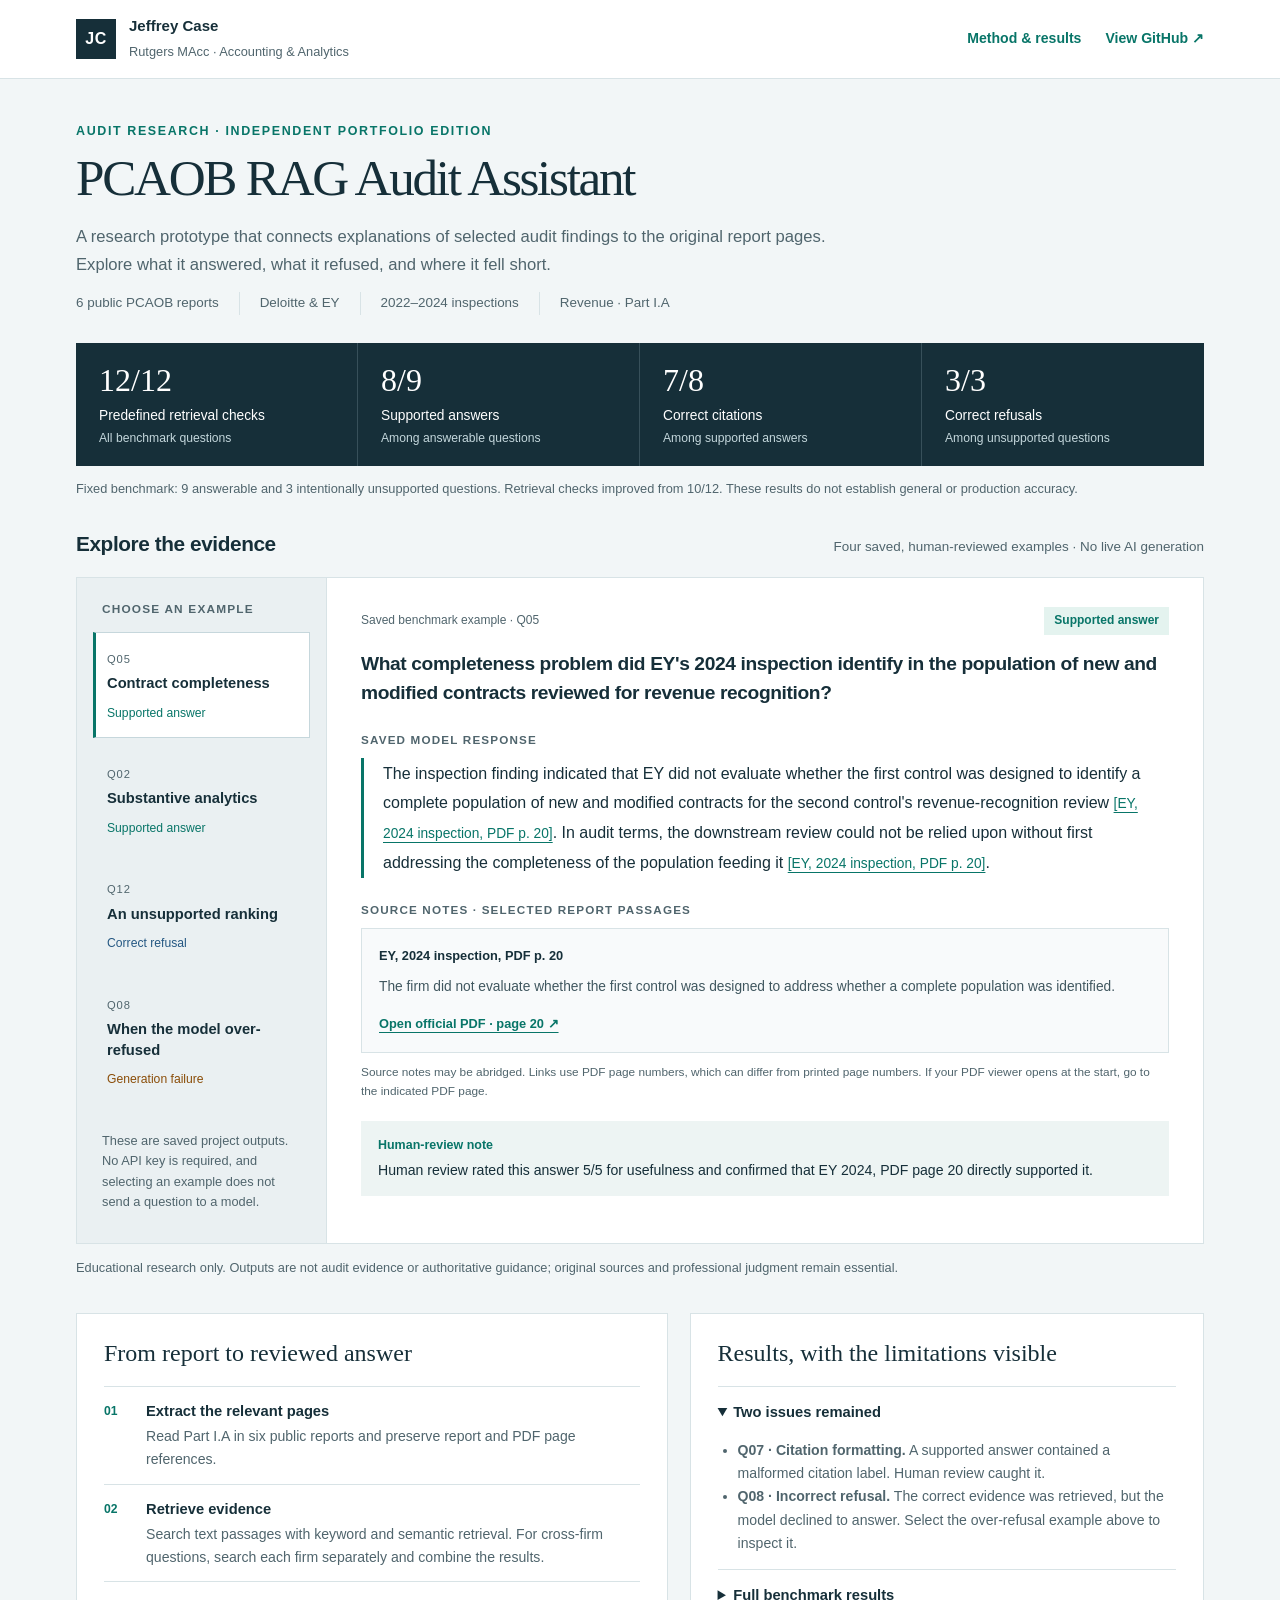
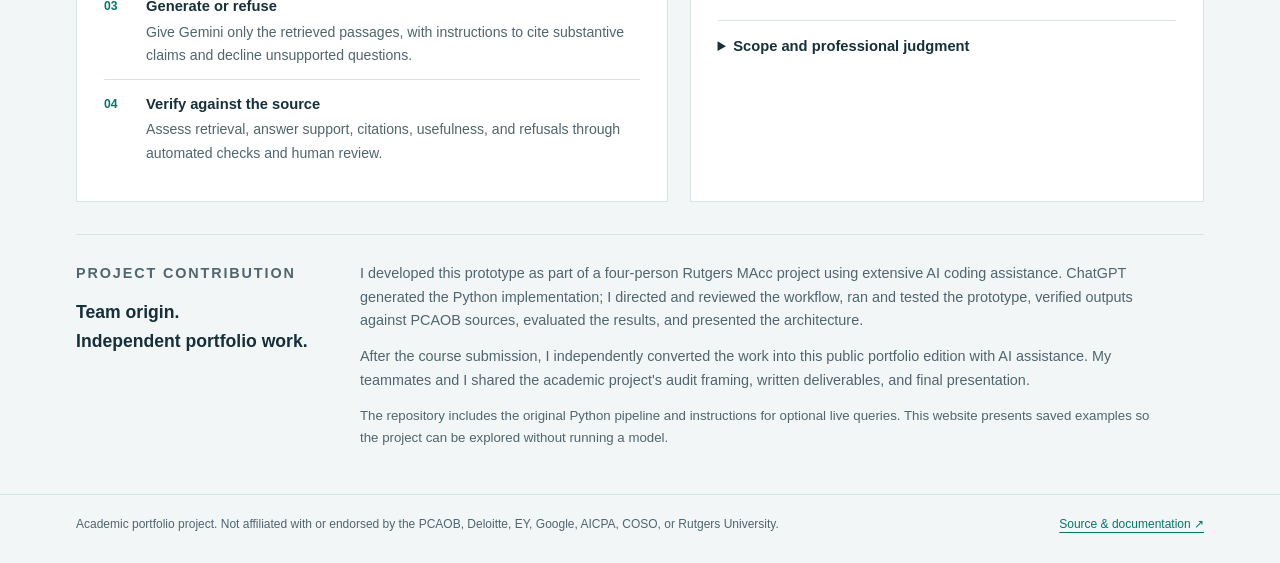
<file: docs/index.html>
<!doctype html>
<html lang="en">
<head>
  <meta charset="utf-8">
  <meta name="viewport" content="width=device-width,initial-scale=1">
  <meta name="description" content="Jeffrey Case's audit research portfolio: explore four reviewed PCAOB RAG examples, follow original report citations, and inspect benchmark results and limitations.">
  <meta name="theme-color" content="#162f39">
  <title>PCAOB RAG Audit Assistant | Jeffrey Case</title>
  <link rel="icon" href="favicon.svg" type="image/svg+xml">
  <link rel="stylesheet" href="styles.css">
  <script src="app.js" defer></script>
</head>
<body>
<a class="skip" href="#examples">Skip to reviewed examples</a>
<header class="topbar"><div class="wrap">
  <div class="identity"><span class="monogram" aria-hidden="true">JC</span><div><strong>Jeffrey Case</strong><span>Rutgers MAcc · Accounting &amp; Analytics</span></div></div>
  <nav class="toplinks" aria-label="Project links"><a href="#method">Method &amp; results</a><a href="https://github.com/JeffreyCase/pcaob-rag-audit-assistant" target="_blank" rel="noopener noreferrer">View GitHub ↗</a></nav>
</div></header>
<main class="wrap">
  <section class="intro" aria-labelledby="title">
    <p class="eyebrow">Audit research · Independent portfolio edition</p>
    <h1 id="title">PCAOB RAG Audit Assistant</h1>
    <p class="lede">A research prototype that connects explanations of selected audit findings to the original report pages. Explore what it answered, what it refused, and where it fell short.</p>
    <div class="scope"><span>6 public PCAOB reports</span><span>Deloitte &amp; EY</span><span>2022–2024 inspections</span><span>Revenue · Part I.A</span></div>
  </section>
  <div class="metrics" aria-label="Human-reviewed benchmark results"><div class="metric"><strong>12/12</strong><span class="metric-label">Predefined retrieval checks</span><small>All benchmark questions</small></div><div class="metric"><strong>8/9</strong><span class="metric-label">Supported answers</span><small>Among answerable questions</small></div><div class="metric"><strong>7/8</strong><span class="metric-label">Correct citations</span><small>Among supported answers</small></div><div class="metric"><strong>3/3</strong><span class="metric-label">Correct refusals</span><small>Among unsupported questions</small></div></div>
  <p class="metric-context">Fixed benchmark: 9 answerable and 3 intentionally unsupported questions. Retrieval checks improved from 10/12. These results do not establish general or production accuracy.</p>
  <section id="examples" aria-labelledby="examples-heading">
    <div class="section-heading"><h2 id="examples-heading">Explore the evidence</h2><p>Four saved, human-reviewed examples · No live AI generation</p></div>
    <noscript><p class="noscript">JavaScript is off. All four examples are displayed below; use the links to jump between them.</p></noscript>
    <div class="explorer">
      <nav class="example-nav" aria-label="Reviewed examples"><p class="nav-label">Choose an example</p><a class="example-link" href="#Q05"><span class="example-number">Q05</span><strong>Contract completeness</strong><span class="mini-status supported">Supported answer</span></a><a class="example-link" href="#Q02"><span class="example-number">Q02</span><strong>Substantive analytics</strong><span class="mini-status supported">Supported answer</span></a><a class="example-link" href="#Q12"><span class="example-number">Q12</span><strong>An unsupported ranking</strong><span class="mini-status refusal">Correct refusal</span></a><a class="example-link" href="#Q08"><span class="example-number">Q08</span><strong>When the model over-refused</strong><span class="mini-status failure">Generation failure</span></a><p class="demo-note">These are saved project outputs. No API key is required, and selecting an example does not send a question to a model.</p></nav>
      <div class="example-content" aria-live="polite" aria-atomic="false"><article class="example" id="Q05" data-status="supported" aria-labelledby="question-Q05"><div class="example-meta"><span>Saved benchmark example · Q05</span><span class="status supported">Supported answer</span></div><h3 id="question-Q05">What completeness problem did EY&#x27;s 2024 inspection identify in the population of new and modified contracts reviewed for revenue recognition?</h3><p class="label">Saved model response</p><div class="answer"><p>The inspection finding indicated that EY did not evaluate whether the first control was designed to identify a complete population of new and modified contracts for the second control&#x27;s revenue-recognition review <a class="inline-citation" href="https://assets.pcaobus.org/pcaob-dev/docs/default-source/inspections/documents/104-2025-037-e-y.pdf?sfvrsn=b29e7110_2#page=20" target="_blank" rel="noopener noreferrer">[EY, 2024 inspection, PDF p. 20]</a>. In audit terms, the downstream review could not be relied upon without first addressing the completeness of the population feeding it <a class="inline-citation" href="https://assets.pcaobus.org/pcaob-dev/docs/default-source/inspections/documents/104-2025-037-e-y.pdf?sfvrsn=b29e7110_2#page=20" target="_blank" rel="noopener noreferrer">[EY, 2024 inspection, PDF p. 20]</a>.</p></div><p class="label">Source notes · selected report passages</p><div class="sources"><div class="source"><div class="source-title">EY, 2024 inspection, PDF p. 20</div><p>The firm did not evaluate whether the first control was designed to address whether a complete population was identified.</p><a href="https://assets.pcaobus.org/pcaob-dev/docs/default-source/inspections/documents/104-2025-037-e-y.pdf?sfvrsn=b29e7110_2#page=20" target="_blank" rel="noopener noreferrer">Open official PDF · page 20 ↗</a></div></div><p class="page-note">Source notes may be abridged. Links use PDF page numbers, which can differ from printed page numbers. If your PDF viewer opens at the start, go to the indicated PDF page.</p><p class="review"><strong>Human-review note</strong>Human review rated this answer 5/5 for usefulness and confirmed that EY 2024, PDF page 20 directly supported it.</p></article><article class="example" id="Q02" data-status="supported" aria-labelledby="question-Q02"><div class="example-meta"><span>Saved benchmark example · Q02</span><span class="status supported">Supported answer</span></div><h3 id="question-Q02">Why was Deloitte&#x27;s use of recorded revenue data in 2023 substantive analytical procedures deficient?</h3><p class="label">Saved model response</p><div class="answer"><p>Deloitte did not evaluate whether recorded-revenue data used to develop its analytical expectations were sufficiently relevant and reliable for the audit objective <a class="inline-citation" href="https://assets.pcaobus.org/pcaob-dev/docs/default-source/inspections/reports/documents/104-2024-077-dt.pdf?sfvrsn=188ce903_2#page=20" target="_blank" rel="noopener noreferrer">[Deloitte, 2023 inspection, PDF p. 20]</a>. The expectations were also not precise enough because the underlying data omitted important factors the issuer disclosed as affecting sales <a class="inline-citation" href="https://assets.pcaobus.org/pcaob-dev/docs/default-source/inspections/reports/documents/104-2024-077-dt.pdf?sfvrsn=188ce903_2#page=23" target="_blank" rel="noopener noreferrer">[Deloitte, 2023 inspection, PDF p. 23]</a>.</p></div><p class="label">Source notes · selected report passages</p><div class="sources"><div class="source"><div class="source-title">Deloitte, 2023 inspection, PDF p. 20</div><p>The firm did not evaluate whether these data were sufficiently relevant and reliable for the purpose of achieving its audit objectives.</p><a href="https://assets.pcaobus.org/pcaob-dev/docs/default-source/inspections/reports/documents/104-2024-077-dt.pdf?sfvrsn=188ce903_2#page=20" target="_blank" rel="noopener noreferrer">Open official PDF · page 20 ↗</a></div><div class="source"><div class="source-title">Deloitte, 2023 inspection, PDF p. 23</div><p>The expectations the firm used were not sufficiently precise to identify differences that could be potential material misstatements.</p><a href="https://assets.pcaobus.org/pcaob-dev/docs/default-source/inspections/reports/documents/104-2024-077-dt.pdf?sfvrsn=188ce903_2#page=23" target="_blank" rel="noopener noreferrer">Open official PDF · page 23 ↗</a></div></div><p class="page-note">Source notes may be abridged. Links use PDF page numbers, which can differ from printed page numbers. If your PDF viewer opens at the start, go to the indicated PDF page.</p><p class="review"><strong>Human-review note</strong>Human review rated this answer 4/5 for usefulness and confirmed that the cited Deloitte pages supported it.</p></article><article class="example" id="Q12" data-status="refusal" aria-labelledby="question-Q12"><div class="example-meta"><span>Saved benchmark example · Q12</span><span class="status refusal">Correct refusal</span></div><h3 id="question-Q12">Which of Deloitte or EY has better overall audit quality based on these six reports?</h3><p class="label">Saved model response</p><div class="answer"><p>The selected PCAOB inspection reports do not provide enough information to answer that question.</p></div><p class="empty-source">No source excerpt is presented: these six reports do not support an overall firm-quality ranking.</p><p class="review"><strong>Human-review note</strong>Human review confirmed this refusal. PCAOB inspection reports focus on selected audit work and are not overall firm ratings.</p></article><article class="example" id="Q08" data-status="failure" aria-labelledby="question-Q08"><div class="example-meta"><span>Saved benchmark example · Q08</span><span class="status failure">Generation failure</span></div><h3 id="question-Q08">What was deficient about EY&#x27;s 2022 testing of revenue recognized when electronic delivery occurred?</h3><p class="label">Saved model response</p><div class="answer"><p>The selected PCAOB inspection reports do not provide enough information to answer that question.</p></div><p class="label">Source notes · selected report passages</p><div class="sources"><div class="source"><div class="source-title">EY, 2022 inspection, PDF p. 20</div><p>The firm did not identify and test any controls over the accuracy of these delivery dates.</p><a href="https://assets.pcaobus.org/pcaob-dev/docs/default-source/inspections/reports/documents/104-2024-033-ey.pdf?sfvrsn=dcfd5d18_4#page=20" target="_blank" rel="noopener noreferrer">Open official PDF · page 20 ↗</a></div></div><p class="page-note">Source notes may be abridged. Links use PDF page numbers, which can differ from printed page numbers. If your PDF viewer opens at the start, go to the indicated PDF page.</p><p class="review"><strong>Human-review note</strong>The correct evidence was retrieved, but the model incorrectly refused. This was recorded as a generation-side failure, not a retrieval failure.</p></article></div>
    </div>
    <p class="disclaimer">Educational research only. Outputs are not audit evidence or authoritative guidance; original sources and professional judgment remain essential.</p>
  </section>
  <section class="details-grid" id="method" aria-label="Method and evaluation">
    <div class="panel"><h2>From report to reviewed answer</h2>
      <ol class="process">
        <li><p><strong>Extract the relevant pages</strong>Read Part I.A in six public reports and preserve report and PDF page references.</p></li>
        <li><p><strong>Retrieve evidence</strong>Search text passages with keyword and semantic retrieval. For cross-firm questions, search each firm separately and combine the results.</p></li>
        <li><p><strong>Generate or refuse</strong>Give Gemini only the retrieved passages, with instructions to cite substantive claims and decline unsupported questions.</p></li>
        <li><p><strong>Verify against the source</strong>Assess retrieval, answer support, citations, usefulness, and refusals through automated checks and human review.</p></li>
      </ol>
    </div>
    <div class="panel"><h2>Results, with the limitations visible</h2>
      <details open><summary>Two issues remained</summary><ul><li><strong>Q07 · Citation formatting.</strong> A supported answer contained a malformed citation label. Human review caught it.</li><li><strong>Q08 · Incorrect refusal.</strong> The correct evidence was retrieved, but the model declined to answer. Select the over-refusal example above to inspect it.</li></ul></details>
      <details><summary>Full benchmark results</summary><table class="results-table"><thead><tr><th scope="col">Measure</th><th scope="col">Result</th></tr></thead><tbody><tr><th scope="row">Predefined retrieval checks</th><td>12/12</td></tr><tr><th scope="row">Supported answers</th><td>8/9</td></tr><tr><th scope="row">Correct citations</th><td>7/8</td></tr><tr><th scope="row">Correct refusals</th><td>3/3</td></tr><tr><th scope="row">Correct overall RAG behavior</th><td>11/12</td></tr><tr><th scope="row">Average usefulness · grounded RAG</th><td>4.11/5</td></tr><tr><th scope="row">Average usefulness · plain model</th><td>1.22/5</td></tr><tr><th scope="row">Plain-model answers supported by selected reports</th><td>0/9</td></tr></tbody></table><p>Usefulness scores cover the nine answerable questions. The plain comparison used the same model without retrieved excerpts. These are the project's recorded results; this presentation update did not rerun the benchmark.</p><p><a href="https://github.com/JeffreyCase/pcaob-rag-audit-assistant/blob/main/results/benchmark_questions.json" target="_blank" rel="noopener noreferrer">Read the 12 benchmark questions ↗</a></p></details>
      <details><summary>Scope and professional judgment</summary><p>Six reports, two firms, three inspection years, and one audit topic form a small, deliberately limited corpus. Inspection findings cannot establish an overall ranking of firms.</p><p>No practicing-auditor pilot, measured research-time savings, or integration with a firm's methodology has been completed. Source verification and qualified professional review are still required.</p><p><a href="https://github.com/JeffreyCase/pcaob-rag-audit-assistant/blob/main/docs/GOVERNANCE.md" target="_blank" rel="noopener noreferrer">Read the governance notes ↗</a></p></details>
    </div>
  </section>
  <section class="about" aria-labelledby="about-heading"><div><p class="eyebrow">Project contribution</p><h2 id="about-heading">Team origin.<br>Independent portfolio work.</h2></div><div><p>I developed this prototype as part of a four-person Rutgers MAcc project using extensive AI coding assistance. ChatGPT generated the Python implementation; I directed and reviewed the workflow, ran and tested the prototype, verified outputs against PCAOB sources, evaluated the results, and presented the architecture.</p><p>After the course submission, I independently converted the work into this public portfolio edition with AI assistance. My teammates and I shared the academic project's audit framing, written deliverables, and final presentation.</p><p class="attribution">The repository includes the original Python pipeline and instructions for optional live queries. This website presents saved examples so the project can be explored without running a model.</p></div></section>
</main>
<footer class="footer"><div class="wrap"><p>Academic portfolio project. Not affiliated with or endorsed by the PCAOB, Deloitte, EY, Google, AICPA, COSO, or Rutgers University.</p><a href="https://github.com/JeffreyCase/pcaob-rag-audit-assistant" target="_blank" rel="noopener noreferrer">Source &amp; documentation ↗</a></div></footer>
</body></html>
</file>
<file: docs/styles.css>
:root{color-scheme:light;--ink:#162f39;--muted:#50656d;--teal:#087568;--line:#d8e3e6;--paper:#fff;--wash:#f2f6f7;--blue:#245782;--amber:#8a4d08;font-family:Inter,Segoe UI,Arial,sans-serif;font-size:16px;line-height:1.65;color:var(--ink);background:var(--wash)}*{box-sizing:border-box}body{margin:0}a{color:var(--teal);text-underline-offset:4px}button,a,summary{-webkit-tap-highlight-color:transparent}a:focus-visible,summary:focus-visible{outline:3px solid #b16400;outline-offset:5px;border-radius:2px}.skip{position:absolute;left:20px;top:-80px;padding:12px;background:white;z-index:9}.skip:focus{top:15px}.wrap{max-width:1200px;margin:auto;padding:0 36px}.topbar{background:#fff;border-bottom:1px solid var(--line)}.topbar .wrap{display:flex;align-items:center;justify-content:space-between;gap:20px;min-height:78px}.identity{display:flex;align-items:center;gap:13px;font-size:.94rem}.monogram{font-weight:700;font-size:1rem;background:var(--ink);color:#fff;width:40px;height:40px;display:grid;place-items:center;letter-spacing:.03em}.identity strong{display:block}.identity span:last-child{color:var(--muted);font-size:.8rem}.toplinks{display:flex;gap:24px;font-size:.88rem}.toplinks a{text-decoration:none;font-weight:600}.intro{padding:42px 0 24px}.eyebrow{font-size:.78rem;letter-spacing:.13em;text-transform:uppercase;color:var(--teal);font-weight:750;margin:0 0 7px}h1{font-family:Georgia,'Times New Roman',serif;font-size:clamp(2rem,4vw,3.2rem);font-weight:400;letter-spacing:-.045em;line-height:1.15;margin:0 0 16px}h2,h3,p{margin-top:0}.lede{max-width:760px;color:var(--muted);font-size:1.04rem;margin-bottom:14px}.scope{display:flex;flex-wrap:wrap;gap:6px 20px;font-size:.84rem;color:var(--muted)}.scope span:not(:last-child){border-right:1px solid var(--line);padding-right:20px}.metrics{display:grid;grid-template-columns:repeat(4,1fr);margin:4px 0 12px;background:var(--ink);color:#fff}.metric{padding:18px 23px;border-right:1px solid #37505a}.metric:last-child{border:none}.metric strong{display:block;font-family:Georgia,serif;font-size:2rem;font-weight:400;line-height:1.2}.metric .metric-label{display:block;font-size:.86rem;margin-top:6px}.metric small{display:block;color:#c4d7dc;font-size:.76rem}.metric-context{color:var(--muted);font-size:.8rem;margin:0 0 28px}.section-heading{display:flex;justify-content:space-between;align-items:baseline;gap:20px;margin-bottom:16px}.section-heading h2{font-size:1.3rem;letter-spacing:-.02em;margin:0}.section-heading p{font-size:.84rem;color:var(--muted);margin:0}.explorer{display:grid;grid-template-columns:250px minmax(0,1fr);border:1px solid var(--line);background:#fff}.example-nav{padding:22px 16px;background:#eaf0f2;border-right:1px solid var(--line)}.nav-label{font-size:.74rem;font-weight:700;letter-spacing:.1em;text-transform:uppercase;margin:0 9px 12px;color:var(--muted)}.example-link{display:block;padding:14px 13px;margin-bottom:9px;border:1px solid transparent;text-decoration:none;color:var(--ink);line-height:1.4}.example-link:hover{background:#f8fbfb}.example-link[aria-current=true]{background:#fff;border-color:#c6d7dc;border-left:3px solid var(--teal);padding-left:11px}.example-link strong{font-size:.92rem;display:block;margin:4px 0 7px;font-weight:650}.example-number{font-size:.7rem;letter-spacing:.08em;color:var(--muted)}.mini-status{font-size:.76rem}.supported{color:var(--teal)}.refusal{color:var(--blue)}.failure{color:var(--amber)}.demo-note{font-size:.8rem;line-height:1.6;color:var(--muted);margin:26px 9px 8px}.example{padding:29px 34px 25px;min-width:0}.example[hidden]{display:none}.example+.example{border-top:1px solid var(--line)}.example-meta{display:flex;justify-content:space-between;gap:12px;align-items:center;margin-bottom:15px;font-size:.75rem;color:var(--muted)}.status{padding:4px 10px;background:#e4f3ef;font-weight:650}.status.refusal{background:#eaf0f8}.status.failure{background:#fff1dd}.example h3{font-size:1.2rem;line-height:1.5;letter-spacing:-.02em;margin:0 0 22px;font-weight:650}.label{font-size:.73rem;letter-spacing:.1em;font-weight:700;color:var(--muted);text-transform:uppercase;margin-bottom:9px}.answer{border-left:3px solid var(--teal);padding:1px 0 1px 19px;margin:0 0 22px;line-height:1.85}.example[data-status=failure] .answer{border-left-color:#b67524}.example[data-status=refusal] .answer{border-left-color:var(--blue)}.answer p{margin:0}.inline-citation{font-size:.86em;color:var(--teal);white-space:normal}.sources{display:grid;grid-template-columns:repeat(auto-fit,minmax(min(100%,260px),1fr));gap:12px;margin:0 0 10px}.source{border:1px solid var(--line);padding:16px 17px;background:#f8fafb}.source-title{font-size:.8rem;font-weight:650;margin:0 0 9px}.source p{font-size:.86rem;line-height:1.6;margin-bottom:12px;color:#40575f}.source a{font-size:.8rem;font-weight:650}.page-note{font-size:.74rem;color:var(--muted);margin:0 0 19px}.review{font-size:.88rem;line-height:1.65;background:#edf4f3;padding:14px 17px;margin:18px 0 0}.review strong{display:block;margin-bottom:3px;font-size:.78rem;color:var(--teal)}.example[data-status=failure] .review{background:#fff6e9}.example[data-status=failure] .review strong{color:var(--amber)}.empty-source{font-size:.9rem;color:var(--muted)}.disclaimer{font-size:.8rem;color:var(--muted);margin:13px 0 35px}.details-grid{display:grid;grid-template-columns:1.15fr 1fr;gap:22px;margin-bottom:32px}.panel{background:#fff;border:1px solid var(--line);padding:24px 27px}.panel h2{font-family:Georgia,serif;font-size:1.5rem;font-weight:400;line-height:1.3;margin-bottom:17px}.process{list-style:none;padding:0;margin:0;counter-reset:step}.process li{display:grid;grid-template-columns:28px 1fr;gap:14px;padding:12px 0;border-top:1px solid var(--line)}.process li::before{counter-increment:step;content:'0' counter(step);font-size:.76rem;color:var(--teal);font-weight:700;padding-top:2px}.process p{font-size:.88rem;color:var(--muted);margin:0}.process strong{display:block;font-size:.92rem;margin-bottom:2px;color:var(--ink)}details{border-top:1px solid var(--line);padding:14px 0}details:last-child{padding-bottom:0}summary{cursor:pointer;font-size:.92rem;font-weight:600;line-height:1.5}details p,details li{font-size:.88rem;color:var(--muted)}details p{margin:14px 0 0}details ul{padding-left:20px;margin-bottom:0}.results-table{width:100%;border-collapse:collapse;font-size:.82rem;margin-top:15px}.results-table th,.results-table td{text-align:left;padding:9px 5px;border-bottom:1px solid var(--line);vertical-align:top}.results-table th:last-child,.results-table td:last-child{text-align:right;white-space:nowrap}.results-table th{font-weight:650}.about{padding:27px 0 34px;border-top:1px solid var(--line);display:grid;grid-template-columns:250px minmax(0,1fr);gap:34px}.about h2{font-size:1.1rem;margin:0}.about p{font-size:.9rem;max-width:810px;color:var(--muted);margin-bottom:12px}.about .attribution{font-size:.83rem}.footer{border-top:1px solid var(--line);padding:20px 0 28px;font-size:.75rem;color:var(--muted)}.footer .wrap{display:flex;gap:18px;justify-content:space-between}.footer p{margin:0;max-width:800px}.noscript{padding:12px;background:#fff1dd}.js .example+.example{border-top:0}@media(max-width:800px){.wrap{padding:0 22px}.topbar .wrap{min-height:70px}.toplinks{gap:16px}.toplinks a:first-child{display:none}.intro{padding-top:30px}.metrics{grid-template-columns:repeat(2,1fr)}.metric:nth-child(2){border-right:0}.metric:nth-child(-n+2){border-bottom:1px solid #37505a}.explorer{grid-template-columns:1fr}.example-nav{border-right:0;border-bottom:1px solid var(--line);display:grid;grid-template-columns:repeat(2,minmax(0,1fr));gap:7px;padding:15px}.example-link{margin:0;padding:11px}.example-link[aria-current=true]{padding-left:9px}.nav-label,.demo-note{grid-column:1/-1}.nav-label{margin:0 2px 4px}.demo-note{margin:5px 2px 0}.example{padding:24px}.section-heading{display:block}.section-heading p{margin-top:4px}.details-grid{grid-template-columns:1fr}.about{grid-template-columns:1fr;gap:12px}.footer .wrap{display:block}.footer a{display:inline-block;margin-top:10px}}@media(max-width:420px){.wrap{padding:0 16px}.identity{gap:9px}.identity span:last-child{font-size:.7rem}.toplinks{font-size:.8rem}.monogram{width:33px;height:33px}.metric{padding:16px}.metric .metric-label{font-size:.8rem}.example{padding:21px 18px}.scope{font-size:.77rem}.example h3{font-size:1.1rem}.panel{padding:22px}.example-meta{align-items:flex-start}.sources{display:block}.source+.source{margin-top:12px}}@media(prefers-reduced-motion:no-preference){a{transition:background-color .15s ease,border-color .15s ease}}@media print{.toplinks,.example-nav,.skip{display:none}.explorer,.details-grid,.about{display:block}.example[hidden]{display:block}.example{break-inside:avoid}.metrics{color:#162f39;background:#eef2f3}.metric small{color:#40575f}.wrap{max-width:none;padding:0}.panel,.example{border:0}details>*{display:block}}
</file>
